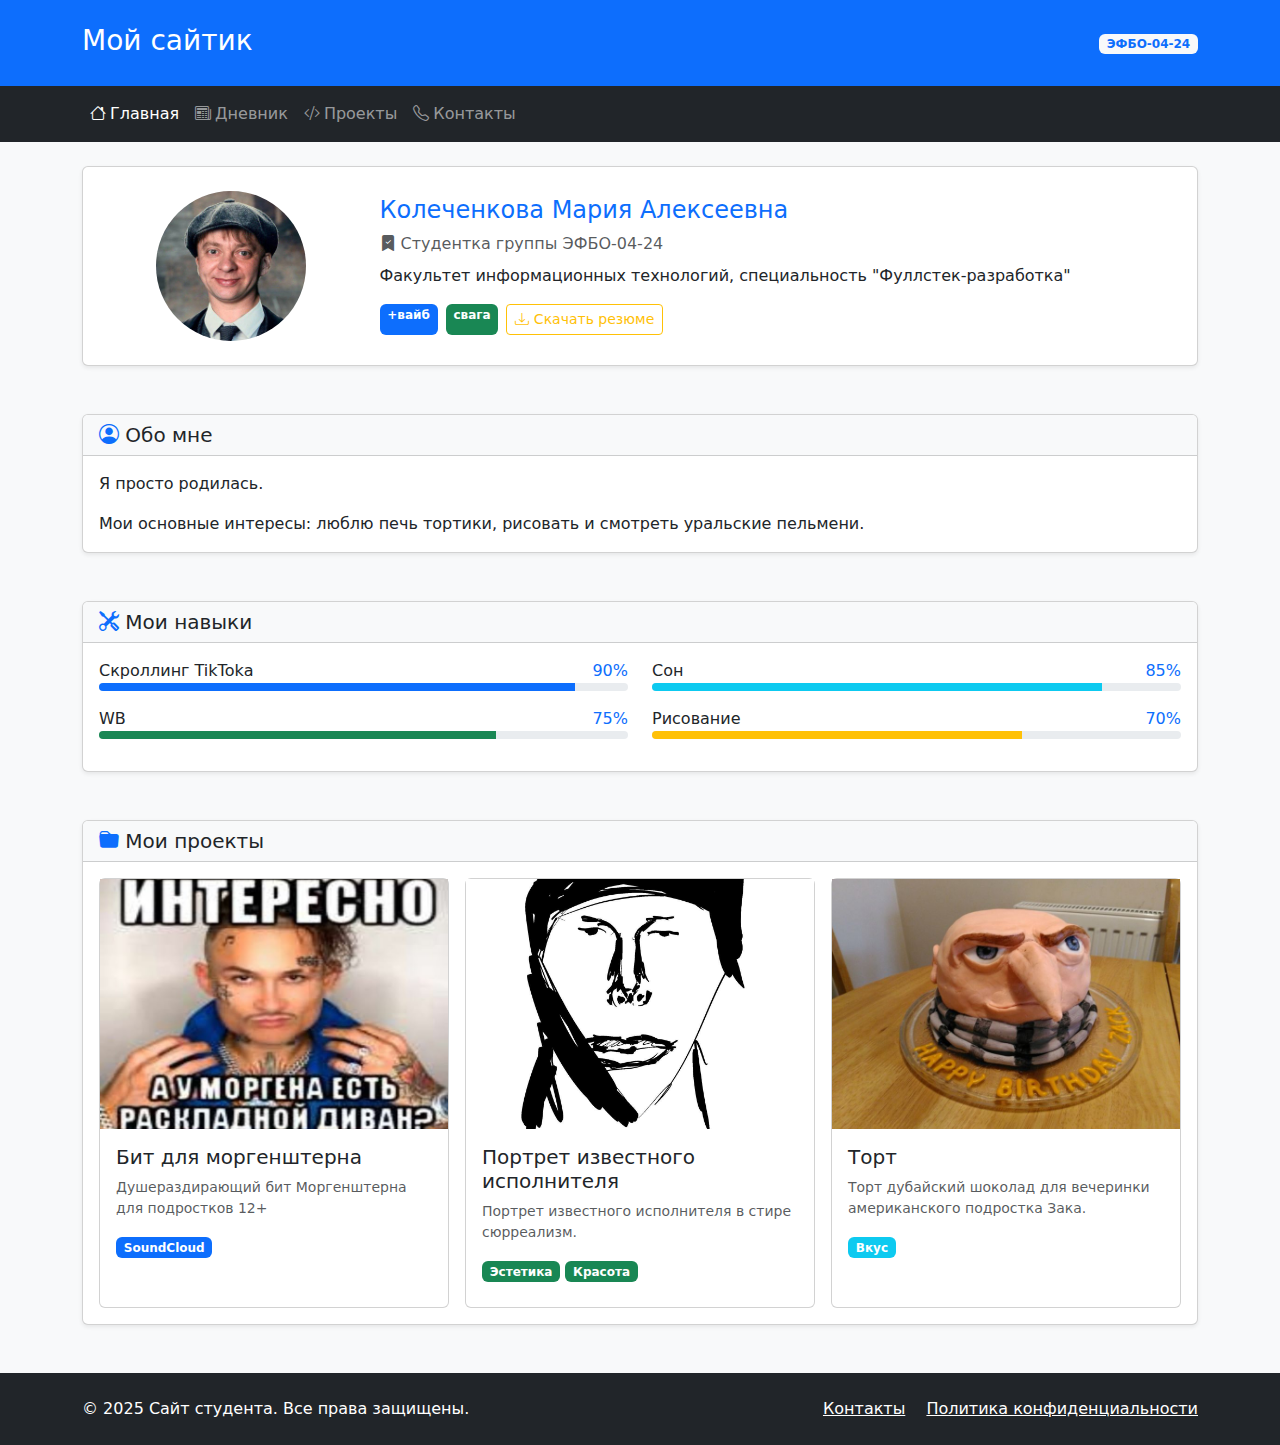
<file: index.html>
<!DOCTYPE html>
<html lang="ru">

<head>
    <meta charset="UTF-8">
    <meta name="viewport" content="width=device-width, initial-scale=1.0">
    <title>Главная - Портфолио</title>
    <link href="https://cdn.jsdelivr.net/npm/bootstrap@5.3.2/dist/css/bootstrap.min.css" rel="stylesheet">
    <link rel="stylesheet" href="https://cdn.jsdelivr.net/npm/bootstrap-icons@1.11.1/font/bootstrap-icons.css">
</head>

<body class="bg-light">
    <div class="container-fluid p-0">

        <header class="bg-primary text-white py-4">
            <div class="container">
                <div class="row align-items-center">
                    <div class="col">
                        <h1 class="h3 mb-1">Мой сайтик</h1>
                    </div>
                    <div class="col-auto">
                        <span class="badge bg-light text-primary">ЭФБО-04-24</span>
                    </div>
                </div>
            </div>
        </header>

        <nav class="navbar navbar-expand-lg navbar-dark bg-dark">
            <div class="container">
                <button class="navbar-toggler" type="button" data-bstoggle="collapse" data-bs-target="#navbarNav">
                    <span class="navbar-toggler-icon"></span>
                </button>
                <div class="collapse navbar-collapse" id="navbarNav">
                    <ul class="navbar-nav">
                        <li class="nav-item">
                            <a class="nav-link active" href="index.html">
                                <i class="bi bi-house me-1"></i>Главная
                            </a>
                        </li>
                        <li class="nav-item">
                            <a class="nav-link" href="pages/diary.html">
                                <i class="bi bi-newspaper me-1"></i>Дневник
                            </a>
                        </li>
                        <li class="nav-item">
                            <a class="nav-link" href="pages/projects.html">
                                <i class="bi bi-code-slash me-1"></i>Проекты
                            </a>
                        </li>
                        <li class="nav-item">
                            <a class="nav-link" href="pages/contacts.html">
                                <i class="bi bi-telephone me-1"></i>Контакты
                            </a>
                        </li>
                    </ul>

                </div>

            </div>
        </nav>
        <main class="container my-4">
            <section class="mb-5">
                <div class="card shadow-sm">
                    <div class="card-body p-4">
                        <div class="row align-items-center">
                            <div class="col-md-3 text-center mb-3 mb-md-0">
                                <img src="images/photo.jpg" alt="Фото студента" class="img-fluid rounded-circle" style="width: 150px; height: 150px; object-fit:
cover;">
                            </div>
                            <div class="col-md-9">
                                <h2 class="card-title h4 text-primary">Колеченкова Мария Алексеевна</h2>
                                <p class="card-text text-muted mb-2">
                                    <i class="bi bi-bookmark-check-fill textprimary"></i>
                                    Студентка группы ЭФБО-04-24
                                </p>
                                <p class="card-text">
                                    Факультет информационных технологий,
                                    специальность "Фуллстек-разработка"
                                </p>
                                <div class="d-flex gap-2 flex-wrap">
                                    <span class="badge bg-primary">+вайб</span>
                                    <span class="badge bg-success">свага</span>

                                    <button class="btn btn-outline-warning btn-sm" onclick="downloadResume()">
                                        <i class="bi bi-download"></i> Скачать резюме
                                    </button>
                                </div>

                            </div>


                        </div>
                    </div>
                </div>
            </section>
            <section class="mb-5">
                <div class="card shadow-sm">
                    <div class="card-header bg-light">
                        <h3 class="card-title h5 mb-0">
                            <i class="bi bi-person-circle text-primary"></i>
                            Обо мне
                        </h3>
                    </div>
                    <div class="card-body">
                        <p class="card-text">
                            Я просто родилась.
                        </p>
                        <p class="card-text">
                            Мои основные интересы: люблю печь тортики, рисовать и смотреть уральские пельмени.
                        </p>
                    </div>
                </div>
            </section>

            <section class="mb-5">
                <div class="card shadow-sm">
                    <div class="card-header bg-light">
                        <h3 class="card-title h5 mb-0">
                            <i class="bi bi-tools text-primary"></i>
                            Мои навыки
                        </h3>
                    </div>
                    <div class="card-body">
                        <div class="row">
                            <div class="col-md-6">
                                <div class="mb-3">
                                    <div class="d-flex justify-content-between mb1">
                                        <span>Скроллинг TikTokа</span>
                                        <span class="text-primary">90%</span>
                                    </div>
                                    <div class="progress" style="height: 8px;">
                                        <div class="progress-bar bg-primary" style="width: 90%"></div>
                                    </div>
                                </div>
                                <div class="mb-3">
                                    <div class="d-flex justify-content-between mb1">
                                        <span>WB</span>
                                        <span class="text-primary">75%</span>
                                    </div>
                                    <div class="progress" style="height: 8px;">
                                        <div class="progress-bar bg-success" style="width: 75%"></div>
                                    </div>
                                </div>
                            </div>
                            <div class="col-md-6">
                                <div class="mb-3">
                                    <div class="d-flex justify-content-between mb1">
                                        <span>Сон</span>
                                        <span class="text-primary">85%</span>
                                    </div>
                                    <div class="progress" style="height: 8px;">
                                        <div class="progress-bar bg-info" style="width: 85%"></div>
                                    </div>
                                </div>
                                <div class="mb-3">
                                    <div class="d-flex justify-content-between mb1">
                                        <span>Рисование</span><span class="text-primary">70%</span>
                                    </div>
                                    <div class="progress" style="height: 8px;">
                                        <div class="progress-bar bg-warning" style="width: 70%"></div>
                                    </div>
                                </div>
                            </div>
                        </div>
                    </div>
                </div>
            </section>

            <section class="mb-5">
                <div class="card shadow-sm">
                    <div class="card-header bg-light">
                        <h3 class="card-title h5 mb-0">
                            <i class="bi bi-folder-fill text-primary"></i>
                            Мои проекты
                        </h3>
                    </div>
                    <div class="card-body">
                        <div class="row g-3">
                            <div class="col-md-4">
                                <div class="card h-100">
                                    <img src="images/morgen.jpg" class="cardimg-top" alt="Личный сайт"
                                        style="height: 250px; object-fit: cover;">
                                    <div class="card-body">
                                        <h5 class="card-title">Бит для моргенштерна</h5>
                                        <p class="card-text small text-muted">
                                            Душераздирающий бит Моргенштерна для подростков 12+
                                        </p>
                                        <div class="mb-2">
                                            <span class="badge bg-primary">SoundCloud</span>
                                        </div>
                                    </div>
                                </div>
                            </div>
                            <div class="col-md-4">
                                <div class="card h-100">
                                    <img src="images/9mice.jpg" class="cardimg-top" alt="Todo приложение"
                                        style="height: 250px; object-fit: cover;">
                                    <div class="card-body">
                                        <h5 class="card-title">Портрет известного исполнителя</h5>
                                        <p class="card-text small text-muted">
                                            Портрет известного исполнителя в стире сюрреализм.
                                        </p>
                                        <div class="mb-2">
                                            <span class="badge bg-success">Эстетика</span>
                                            <span class="badge bg-success">Красота</span>
                                        </div>
                                    </div>
                                </div>
                            </div>
                            <div class="col-md-4">
                                <div class="card h-100">
                                    <img src="images/cake1.jpg" class="cardimg-top" alt="Интернет-магазин"
                                        style="height: 250px; object-fit: cover;">
                                    <div class="card-body">
                                        <h5 class="card-title">Торт</h5>
                                        <p class="card-text small text-muted">
                                            Торт дубайский шоколад для вечеринки американского подростка Зака.
                                        </p>
                                        <div class="mb-2">
                                            <span class="badge bg-info">Вкус</span>
                                        </div>
                                    </div>
                                </div>
                            </div>
                        </div>
                    </div>
                </div>
            </section>
        </main>

        <footer class="bg-dark text-white py-4 mt-5">
            <div class="container">
                <div class="row align-items-center">
                    <div class="col-md-6">
                        <p class="mb-0">&copy; 2025 Сайт студента. Все права
                            защищены.</p>
                    </div>
                    <div class="col-md-6 text-md-end">
                        <a href="pages/contacts.html" class="text-white textdecoration-none me-3">Контакты</a>
                        <a href="#" class="text-white text-decorationnone">Политика конфиденциальности</a>
                    </div>
                </div>
            </div>
        </footer>
    </div>

    <script src="https://cdn.jsdelivr.net/npm/bootstrap@5.3.2/dist/js/bootstrap.bundle.min.js"></script>
    <script src="scripts/main.js"></script>
</body>

</html>
</file>
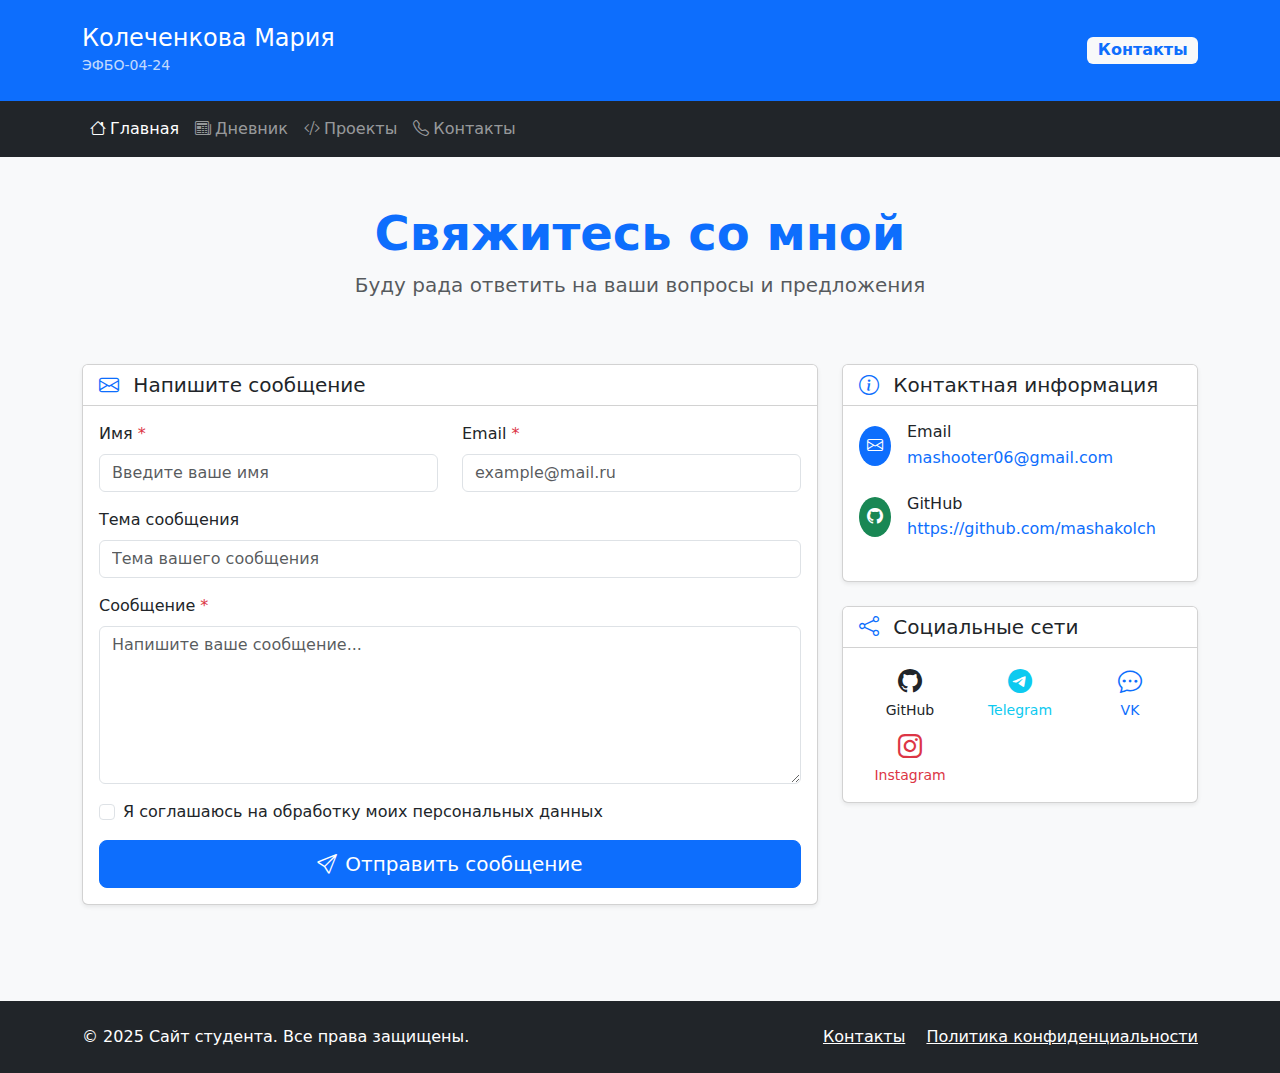
<file: pages/contacts.html>
<!-- <!DOCTYPE html>
<html lang="ru">

<head>
    <meta charset="UTF-8">
    <link rel="stylesheet" href="../style/styles.css">
    <title>Контакты</title>
</head>

<body>
    <div class="page-container">
        <header class="header">
            <div class="header__container">
                <div class="header__row">
                    <div class="header__col">
                        <h1 class="header__title">Мой сайтик</h1>
                    </div>
                    <div class="header__col-auto">
                        <span class="header__badge">ЭФБО-04-24</span>
                    </div>
                </div>
            </div>
        </header>
        <nav class="nav">
            <ul class="nav__list">
                <li class="nav__item"><a class="nav__link" href="../index.html">Главная</a></li>
                <li class="nav__item"><a class="nav__link" href="diary.html">Новости</a></li>
                <li class="nav__item"><a class="nav__link" href="projects.html">Практики</a></li>
                <li class="nav__item"><a class="nav__link" href="contacts.html">Контакты</a></li>
            </ul>
        </nav>

        <main class="content">
            <h1 class="content__title">Контакты</h1>

            <p class="content__email">Email: mashooter06@gmail.com</p>
            <p class="content__address">Адрес: ул. Прикольная д.52, кв.99</p>

            <button class="content__button" onclick="contactModal.showModal()">Связаться со мной</button>
        </main>

        <dialog class="modal" id="contactModal">
            <div class="modal__header">
                <h2 class="modal__title">Форма обратной связи</h2>
            </div>

            <div class="modal__content">
                <form class="form" id="feedbackForm" method="dialog">
                    <div class="form__group">
                        <label class="form__label" for="name">Имя <span class="form__required">*</span></label>
                        <input class="form__input" type="text" id="name" name="name" required
                            placeholder="Введите ваше имя">
                    </div>
                    <div class="form__group">
                        <label class="form__label" for="phone">Телефон <span class="form__required">*</span></label>
                        <input class="form__input" type="tel" id="phone" name="phone" required
                            placeholder="+7 (XXX) XXX-XX-XX">
                    </div>
                    <div class="form__group">
                        <label class="form__label" for="email">Электронная почта <span class="required">*</span></label>
                        <input class="form__input" type="email" id="email" name="email" required
                            placeholder="example@mail.ru">
                    </div>
                    <div class="form__group">
                        <label class="form__label" for="category">Категория обращения <span
                                class="required">*</span></label>
                        <select class="form__select" id="category" name="category" required>
                            <option value="category">Выберите категорию</option>
                            <option value="question">Вопрос</option>
                            <option value="cooperation">Сотрудничество</option>
                            <option value="feedback">Отзыв</option>
                            <option value="other">Другое</option>
                        </select>
                    </div>
                    <div class="form__group">
                        <label class="form__label" for="message">Текст обращения <span class="required">*</span></label>
                        <textarea class="form__textarea" id="message" name="message" required
                            placeholder="Опишите вашу проблему или вопрос..."></textarea>
                    </div>

                    <div class="modal__actions">
                        <button class="modal__button modal__button--secondary" type="button"
                            onclick="closeModal()">Отмена</button>
                        <button class="modal__button modal__button--primary" type="button"
                            onclick="submitForm()">Отправить</button>
                    </div>
                </form>
            </div>
        </dialog>

        <footer class="footer">
            <p class="footer__text">Футер</p>
        </footer>
    </div>

    <script>
        function closeModal() {
            const modal = document.getElementById('contactModal');
            const form = document.getElementById('feedbackForm');
            modal.close();
            form.reset();
        }

        function submitForm() {
            const form = document.getElementById('feedbackForm');
            const formData = new FormData(form);

            if (!form.checkValidity()) {
                form.reportValidity();
                return;
            }

            const data = {
                name: formData.get('name'),
                phone: formData.get('phone'),
                email: formData.get('email'),
                category: formData.get('category'),
                message: formData.get('message')
            };

            console.log('Данные формы:', data);

            alert('Спасибо! Ваше обращение отправлено. Я свяжусь с вами в ближайшее время.');

            closeModal();
        }

        document.getElementById('contactModal').addEventListener('click', function (event) {
            if (event.target === this) {
                closeModal();
            }
        });
        document.getElementById('feedbackForm').addEventListener('keypress', function (event) {
            if (event.key === 'Enter' && event.target.type !== 'textarea') {
                event.preventDefault();
            }
        });
        document.addEventListener('keydown', function (event) {
            if (event.key === 'Escape') {
                closeModal();
            }
        });
    </script>
</body>

</html> -->
<!-- 

<!DOCTYPE html>
<html lang="ru">

<head>
    <meta charset="UTF-8">
    <meta name="viewport" content="width=device-width, initial-scale=1.0">
    <title>Главная - Портфолио</title>
    <link href="https://cdn.jsdelivr.net/npm/bootstrap@5.3.2/dist/css/bootstrap.min.css" rel="stylesheet">
    <link rel="stylesheet" href="https://cdn.jsdelivr.net/npm/bootstrapicons@1.11.1/font/bootstrap-icons.css">
</head>

<body class="bg-light">
    <div class="container-fluid p-0">
       
        <header class="bg-primary text-white py-4">
            <div class="container">
                <div class="row align-items-center">
                    <div class="col">
                        <h1 class="h3 mb-1">Мой сайтик</h1>
                    </div>
                    <div class="col-auto">
                        <span class="badge bg-light text-primary">ЭФБО-04-24</span>
                    </div>
                </div>
            </div>
        </header>
     
        <nav class="navbar navbar-expand-lg navbar-dark bg-dark">
            <div class="container">
                <button class="navbar-toggler" type="button" data-bstoggle="collapse" data-bs-target="#navbarNav">
                    <span class="navbar-toggler-icon"></span>
                </button>
                <div class="collapse navbar-collapse" id="navbarNav">
                    <ul class="navbar-nav">
                        <li class="nav-item">
                            <a class="nav-link active" href="../index.html">
                                <i class="bi bi-house me-1"></i>Главная
                            </a>
                        </li>
                        <li class="nav-item">
                            <a class="nav-link" href="diary.html">
                                <i class="bi bi-newspaper me-1"></i>Дневник
                            </a>
                        </li>
                        <li class="nav-item">
                            <a class="nav-link" href="projects.html">
                                <i class="bi bi-code-slash me-1"></i>Проекты
                            </a>
                        </li>
                        <li class="nav-item">
                            <a class="nav-link" href="contacts.html">
                                <i class="bi bi-telephone me-1"></i>Контакты
                            </a>
                        </li>
                    </ul>

                </div>
                
            </div>
        </nav>
        
          
        </main>
        
        <footer class="bg-dark text-white py-4 mt-5">
            <div class="container">
                <div class="row align-items-center">
                    <div class="col-md-6">
                        <p class="mb-0">&copy; 2025 Сайт студента. Все права
                            защищены.</p>
                    </div>
                    <div class="col-md-6 text-md-end">
                        <a href="pages/contacts.html" class="text-white textdecoration-none me-3">Контакты</a>
                        <a href="#" class="text-white text-decorationnone">Политика конфиденциальности</a>
                    </div>
                </div>
            </div>
        </footer>
    </div>
    <script src="https://cdn.jsdelivr.net/npm/bootstrap@5.3.2/dist/js/bootstrap.bundle.min.js"></script>
</body>

</html> -->



<!DOCTYPE html>
<html lang="ru">

<head>
    <meta charset="UTF-8">
    <meta name="viewport" content="width=device-width, initial-scale=1.0">
    <title>Контакты - Портфолио</title>
    <link href="https://cdn.jsdelivr.net/npm/bootstrap@5.3.2/dist/css/bootstrap.min.css" rel="stylesheet">
    <link rel="stylesheet" href="https://cdn.jsdelivr.net/npm/bootstrap-icons@1.11.1/font/bootstrap-icons.css">
    <link rel="stylesheet" href="../styles/styles.css">
</head>

<body class="bg-light">
    <div class="container-fluid p-0">
        <!-- Header -->
        <header class="bg-primary text-white py-4">
            <div class="container">
                <div class="row align-items-center">
                    <div class="col-md-6">
                        <div class="d-flex align-items-center">                            
                            <div>
                                <h1 class="h4 mb-0">Колеченкова Мария</h1>
                                <small class="opacity-75">ЭФБО-04-24</small>
                            </div>
                        </div>
                    </div>
                    <div class="col-md-6 text-md-end">
                        <span class="badge bg-light text-primary fs-6">Контакты</span>
                    </div>
                </div>
            </div>
        </header>

        <!-- Navigation -->
        <nav class="navbar navbar-expand-lg navbar-dark bg-dark">
            <div class="container">
                <button class="navbar-toggler" type="button" data-bs-toggle="collapse" data-bs-target="#navbarNav">
                    <span class="navbar-toggler-icon"></span>
                </button>
                <div class="collapse navbar-collapse" id="navbarNav">
                    <ul class="navbar-nav">
                        <li class="nav-item">
                            <a class="nav-link active" href="../index.html">
                                <i class="bi bi-house me-1"></i>Главная
                            </a>
                        </li>
                        <li class="nav-item">
                            <a class="nav-link" href="diary.html">
                                <i class="bi bi-newspaper me-1"></i>Дневник
                            </a>
                        </li>
                        <li class="nav-item">
                            <a class="nav-link" href="projects.html">
                                <i class="bi bi-code-slash me-1"></i>Проекты
                            </a>
                        </li>
                        <li class="nav-item">
                            <a class="nav-link" href="contacts.html">
                                <i class="bi bi-telephone me-1"></i>Контакты
                            </a>
                        </li>
                    </ul>
                </div>
            </div>
        </nav>

        <!-- Main Content -->
        <main class="container my-5">
            <!-- Page Header -->
            <div class="row mb-5">
                <div class="col-12 text-center">
                    <h1 class="display-5 fw-bold text-primary">Свяжитесь со мной</h1>
                    <p class="lead text-muted">Буду рада ответить на ваши вопросы и предложения</p>
                </div>
            </div>

            <div class="row">
                <!-- Contact Form -->
                <div class="col-lg-8 mb-5">
                    <div class="card shadow-sm">
                        <div class="card-header bg-white">
                            <h3 class="card-title h5 mb-0">
                                <i class="bi bi-envelope text-primary me-2"></i>
                                Напишите сообщение
                            </h3>
                        </div>
                        <div class="card-body">
                            <form id="contactForm" novalidate>
                                <div class="row">
                                    <div class="col-md-6 mb-3">
                                        <label for="name" class="form-label">Имя <span class="text-danger">*</span></label>
                                        <input type="text" class="form-control" id="name" required placeholder="Введите ваше имя">
                                        <div class="invalid-feedback">
                                            Пожалуйста, введите ваше имя.
                                        </div>
                                    </div>
                                    <div class="col-md-6 mb-3">
                                        <label for="email" class="form-label">Email <span class="text-danger">*</span></label>
                                        <input type="email" class="form-control" id="email" required placeholder="example@mail.ru">
                                        <div class="invalid-feedback">
                                            Пожалуйста, введите корректный email адрес.
                                        </div>
                                    </div>
                                </div>
                                
                                <div class="mb-3">
                                    <label for="subject" class="form-label">Тема сообщения</label>
                                    <input type="text" class="form-control" id="subject" placeholder="Тема вашего сообщения">
                                </div>
                                
                                <div class="mb-3">
                                    <label for="message" class="form-label">Сообщение <span class="text-danger">*</span></label>
                                    <textarea class="form-control" id="message" rows="6" required placeholder="Напишите ваше сообщение..."></textarea>
                                    <div class="invalid-feedback">
                                        Пожалуйста, напишите ваше сообщение.
                                    </div>
                                </div>
                                
                                <div class="mb-3 form-check">
                                    <input type="checkbox" class="form-check-input" id="consent" required>
                                    <label class="form-check-label" for="consent">
                                        Я соглашаюсь на обработку моих персональных данных
                                    </label>
                                    <div class="invalid-feedback">
                                        Необходимо ваше согласие для отправки сообщения.
                                    </div>
                                </div>
                                
                                <button type="submit" class="btn btn-primary btn-lg w-100">
                                    <i class="bi bi-send me-2"></i>Отправить сообщение
                                </button>
                            </form>
                        </div>
                    </div>
                </div>

                <!-- Contact Information -->
                <div class="col-lg-4">
                    <!-- Contact Details -->
                    <div class="card shadow-sm mb-4">
                        <div class="card-header bg-white">
                            <h3 class="card-title h5 mb-0">
                                <i class="bi bi-info-circle text-primary me-2"></i>
                                Контактная информация
                            </h3>
                        </div>
                        <div class="card-body">
                            <div class="contact-card mb-4">
                                <div class="d-flex align-items-center mb-3">
                                    <div class="bg-primary rounded-circle p-2 me-3">
                                        <i class="bi bi-envelope text-white"></i>
                                    </div>
                                    <div>
                                        <h6 class="mb-1">Email</h6>
                                        <a href="mailto:mashooter06@gmail.com" class="text-decoration-none">mashooter06@gmail.com</a>
                                    </div>
                                </div>
                            </div>
                            
                            <div class="contact-card mb-4">
                                <div class="d-flex align-items-center mb-3">
                                    <div class="bg-success rounded-circle p-2 me-3">
                                        <i class="bi bi-github text-white"></i>
                                    </div>
                                    <div>
                                        <h6 class="mb-1">GitHub</h6>
                                        <a href="https://github.com/mashakolch" class="text-decoration-none" target="_blank">https://github.com/mashakolch</a>
                                    </div>
                                </div>
                            </div>
                        </div>
                    </div>

                    <!-- Social Links -->
                    <div class="card shadow-sm mb-4">
                        <div class="card-header bg-white">
                            <h3 class="card-title h5 mb-0">
                                <i class="bi bi-share text-primary me-2"></i>
                                Социальные сети
                            </h3>
                        </div>
                        <div class="card-body">
                            <div class="row g-2 text-center">
                                <div class="col-4">
                                    <a href="https://github.com/username" class="social-link text-dark text-decoration-none" target="_blank">
                                        <i class="bi bi-github fs-4"></i>
                                        <small class="d-block">GitHub</small>
                                    </a>
                                </div>
                                
                                <div class="col-4">
                                    <a href="https://t.me/username" class="social-link text-info text-decoration-none" target="_blank">
                                        <i class="bi bi-telegram fs-4"></i>
                                        <small class="d-block">Telegram</small>
                                    </a>
                                </div>
                                <div class="col-4">
                                    <a href="https://vk.com/username" class="social-link text-primary text-decoration-none" target="_blank">
                                        <i class="bi bi-chat-dots fs-4"></i>
                                        <small class="d-block">VK</small>
                                    </a>
                                </div>
                                <div class="col-4">
                                    <a href="https://instagram.com/username" class="social-link text-danger text-decoration-none" target="_blank">
                                        <i class="bi bi-instagram fs-4"></i>
                                        <small class="d-block">Instagram</small>
                                    </a>
                                </div>
                                
                            </div>
                        </div>
                    </div>
                </div>
            </div>
        </main>

        <footer class="bg-dark text-white py-4 mt-5">
            <div class="container">
                <div class="row align-items-center">
                    <div class="col-md-6">
                        <p class="mb-0">&copy; 2025 Сайт студента. Все права
                            защищены.</p>
                    </div>
                    <div class="col-md-6 text-md-end">
                        <a href="contacts.html" class="text-white textdecoration-none me-3">Контакты</a>
                        <a href="#" class="text-white text-decorationnone">Политика конфиденциальности</a>
                    </div>
                </div>
            </div>
        </footer>
    </div>

    <script src="https://cdn.jsdelivr.net/npm/bootstrap@5.3.2/dist/js/bootstrap.bundle.min.js"></script>
    
    <script src="../scripts/form-validation.js"></script>
</body>
</html>
</file>
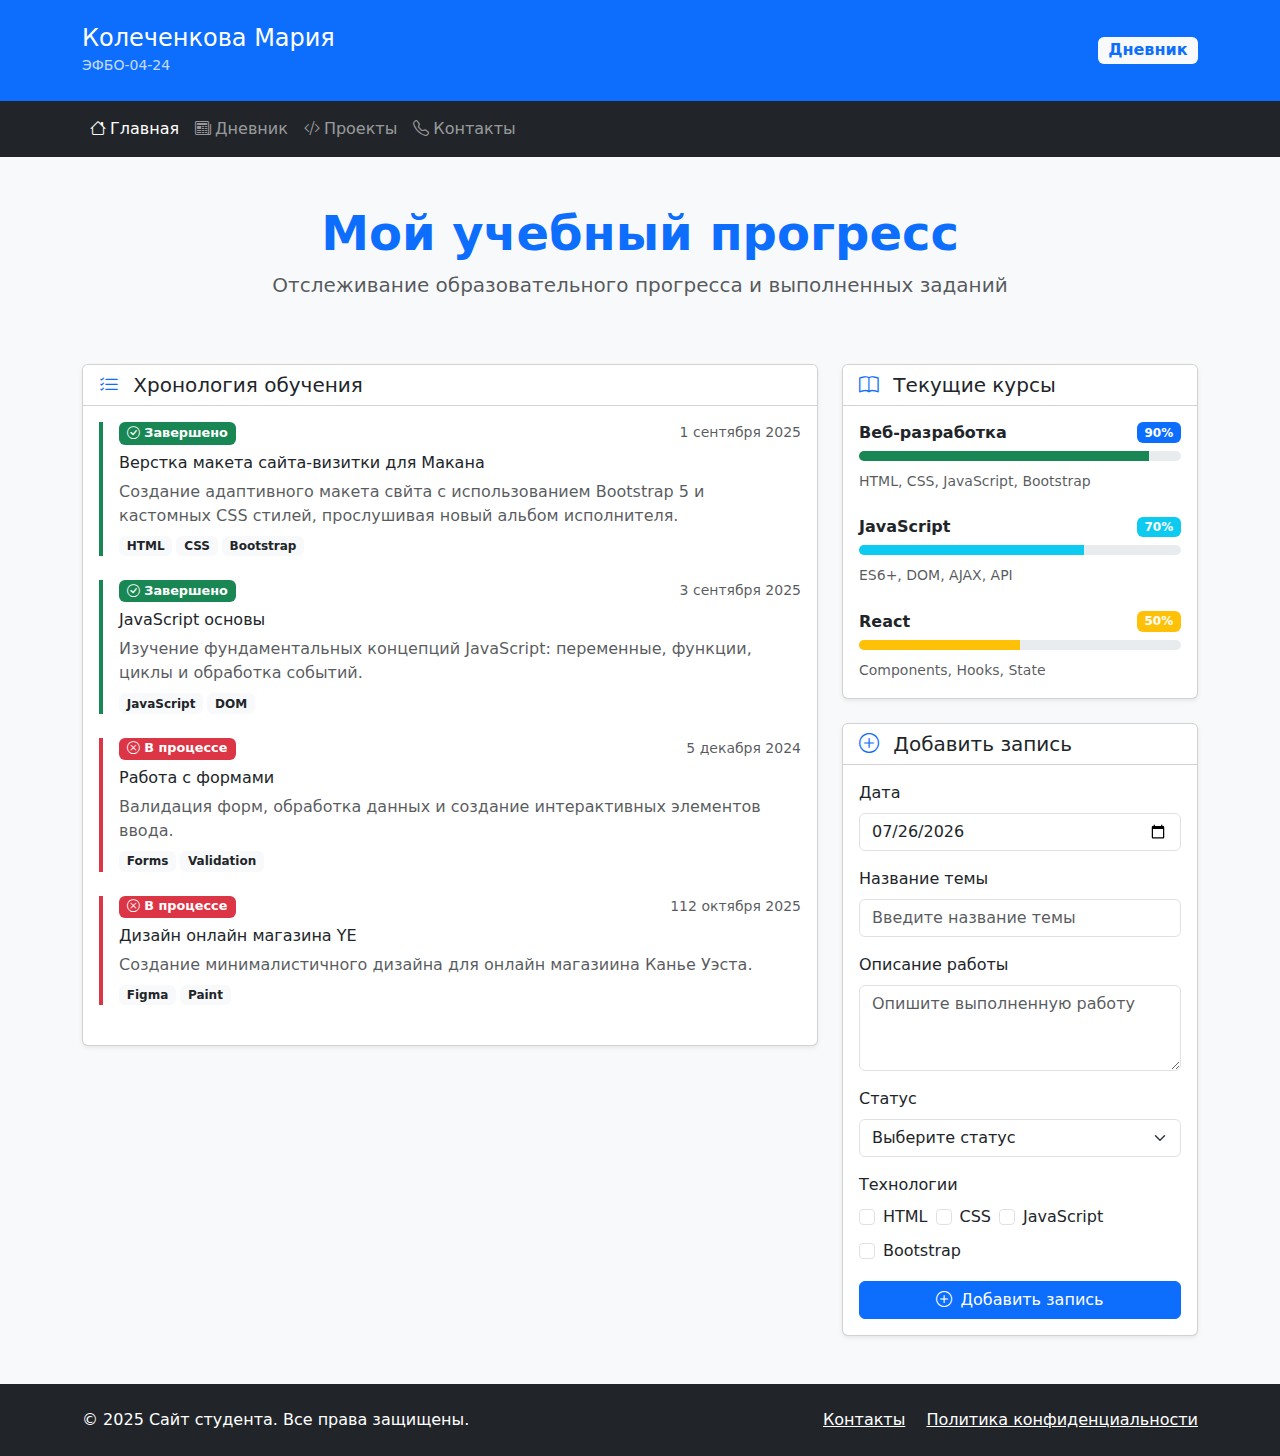
<file: pages/diary.html>
<!DOCTYPE html>
<html lang="ru">

<head>
    <meta charset="UTF-8">
    <meta name="viewport" content="width=device-width, initial-scale=1.0">
    <title>Учебный дневник - Портфолио</title>
    <link href="https://cdn.jsdelivr.net/npm/bootstrap@5.3.2/dist/css/bootstrap.min.css" rel="stylesheet">
    <link rel="stylesheet" href="https://cdn.jsdelivr.net/npm/bootstrap-icons@1.11.1/font/bootstrap-icons.css">
    <link rel="stylesheet" href="../styles/styles.css">
</head>

<body class="bg-light">
    <div class="container-fluid p-0">
        
        <header class="bg-primary text-white py-4">
            <div class="container">
                <div class="row align-items-center">
                    <div class="col-md-6">
                        <div class="d-flex align-items-center">
                            <div>
                                <h1 class="h4 mb-0">Колеченкова Мария</h1>
                                <small class="opacity-75">ЭФБО-04-24</small>
                            </div>
                        </div>
                    </div>
                    <div class="col-md-6 text-md-end">
                        <span class="badge bg-light text-primary fs-6">Дневник</span>
                    </div>
                </div>
            </div>
        </header>

        
        <nav class="navbar navbar-expand-lg navbar-dark bg-dark">
            <div class="container">
                <button class="navbar-toggler" type="button" data-bs-toggle="collapse" data-bs-target="#navbarNav">
                    <span class="navbar-toggler-icon"></span>
                </button>
                <div class="collapse navbar-collapse" id="navbarNav">
                    <ul class="navbar-nav">
                        <li class="nav-item">
                            <a class="nav-link active" href="../index.html">
                                <i class="bi bi-house me-1"></i>Главная
                            </a>
                        </li>
                        <li class="nav-item">
                            <a class="nav-link" href="diary.html">
                                <i class="bi bi-newspaper me-1"></i>Дневник
                            </a>
                        </li>
                        <li class="nav-item">
                            <a class="nav-link" href="projects.html">
                                <i class="bi bi-code-slash me-1"></i>Проекты
                            </a>
                        </li>
                        <li class="nav-item">
                            <a class="nav-link" href="contacts.html">
                                <i class="bi bi-telephone me-1"></i>Контакты
                            </a>
                        </li>
                    </ul>
                </div>
            </div>
        </nav>

        
        <main class="container my-5">
            
            <div class="row mb-5">
                <div class="col-12 text-center">
                    <h1 class="display-5 fw-bold text-primary">Мой учебный прогресс</h1>
                    <p class="lead text-muted">Отслеживание образовательного прогресса и выполненных заданий</p>
                </div>
            </div>

            <div class="row">
                
                <div class="col-lg-8 mb-5">
                    <div class="card shadow-sm">
                        <div class="card-header bg-white">
                            <h3 class="card-title h5 mb-0">
                                <i class="bi bi-list-check text-primary me-2"></i>
                                Хронология обучения
                            </h3>
                        </div>
                        <div class="card-body">
                            <!-- Diary Entry 1 -->
                            <div class="diary-item completed">
                                <div class="d-flex justify-content-between align-items-start mb-2">
                                    <span class="badge bg-success status-badge">
                                        <i class="bi bi-check-circle me-1"></i>Завершено
                                    </span>
                                    <small class="text-muted">1 сентября 2025</small>
                                </div>
                                <h5 class="h6 mb-2">Верстка макета сайта-визитки для Макана</h5>
                                <p class="text-muted mb-2">Создание адаптивного макета свйта с использованием Bootstrap 5 и кастомных CSS стилей, прослушивая новый альбом исполнителя.</p>
                                <div class="d-flex flex-wrap gap-1">
                                    <span class="badge bg-light text-dark">HTML</span>
                                    <span class="badge bg-light text-dark">CSS</span>
                                    <span class="badge bg-light text-dark">Bootstrap</span>
                                </div>
                            </div>

                            <!-- Diary Entry 2 -->
                            <div class="diary-item completed">
                                <div class="d-flex justify-content-between align-items-start mb-2">
                                    <span class="badge bg-success status-badge">
                                        <i class="bi bi-check-circle me-1"></i>Завершено
                                    </span>
                                    <small class="text-muted">3 сентября 2025</small>
                                </div>
                                <h5 class="h6 mb-2">JavaScript основы</h5>
                                <p class="text-muted mb-2">Изучение фундаментальных концепций JavaScript: переменные, функции, циклы и обработка событий.</p>
                                <div class="d-flex flex-wrap gap-1">
                                    <span class="badge bg-light text-dark">JavaScript</span>
                                    <span class="badge bg-light text-dark">DOM</span>
                                </div>
                            </div>

                            <!-- Diary Entry 3 -->
                            <div class="diary-item pending">
                                <div class="d-flex justify-content-between align-items-start mb-2">
                                    <span class="badge bg-danger status-badge">
                                        <i class="bi bi-x-circle me-1"></i>В процессе
                                    </span>
                                    <small class="text-muted">5 декабря 2024</small>
                                </div>
                                <h5 class="h6 mb-2">Работа с формами</h5>
                                <p class="text-muted mb-2">Валидация форм, обработка данных и создание интерактивных элементов ввода.</p>
                                <div class="d-flex flex-wrap gap-1">
                                    <span class="badge bg-light text-dark">Forms</span>
                                    <span class="badge bg-light text-dark">Validation</span>
                                </div>
                            </div>

                            <!-- Diary Entry 4 -->
                            <div class="diary-item pending">
                                <div class="d-flex justify-content-between align-items-start mb-2">
                                    <span class="badge bg-danger status-badge">
                                        <i class="bi bi-x-circle me-1"></i>В процессе
                                    </span>
                                    <small class="text-muted">112 октября 2025</small>
                                </div>
                                <h5 class="h6 mb-2">Дизайн онлайн магазина YE</h5>
                                <p class="text-muted mb-2">Создание минималистичного дизайна для онлайн магазиина Канье Уэста.</p>
                                <div class="d-flex flex-wrap gap-1">
                                    <span class="badge bg-light text-dark">Figma</span>
                                    <span class="badge bg-light text-dark">Paint</span>
                                </div>
                            </div>
                        </div>
                    </div>
                </div>

                <!-- Courses Section -->
                <div class="col-lg-4">
                    <!-- Current Courses -->
                    <div class="card shadow-sm mb-4">
                        <div class="card-header bg-white">
                            <h3 class="card-title h5 mb-0">
                                <i class="bi bi-book text-primary me-2"></i>
                                Текущие курсы
                            </h3>
                        </div>
                        <div class="card-body">
                            <!-- Course 1 -->
                            <div class="course-card mb-4">
                                <div class="d-flex justify-content-between align-items-center mb-2">
                                    <h6 class="mb-0 fw-bold">Веб-разработка</h6>
                                    <span class="badge bg-primary">90%</span>
                                </div>
                                <div class="progress mb-2">
                                    <div class="progress-bar bg-success" role="progressbar" style="width: 90%"></div>
                                </div>
                                <small class="text-muted">HTML, CSS, JavaScript, Bootstrap</small>
                            </div>

                            <!-- Course 2 -->
                            <div class="course-card mb-4">
                                <div class="d-flex justify-content-between align-items-center mb-2">
                                    <h6 class="mb-0 fw-bold">JavaScript</h6>
                                    <span class="badge bg-info">70%</span>
                                </div>
                                <div class="progress mb-2">
                                    <div class="progress-bar bg-info" role="progressbar" style="width: 70%"></div>
                                </div>
                                <small class="text-muted">ES6+, DOM, AJAX, API</small>
                            </div>

                            <!-- Course 3 -->
                            <div class="course-card">
                                <div class="d-flex justify-content-between align-items-center mb-2">
                                    <h6 class="mb-0 fw-bold">React</h6>
                                    <span class="badge bg-warning">50%</span>
                                </div>
                                <div class="progress mb-2">
                                    <div class="progress-bar bg-warning" role="progressbar" style="width: 50%"></div>
                                </div>
                                <small class="text-muted">Components, Hooks, State</small>
                            </div>
                        </div>
                    </div>

                    <!-- Add Entry Form -->
                    <div class="card shadow-sm">
                        <div class="card-header bg-white">
                            <h3 class="card-title h5 mb-0">
                                <i class="bi bi-plus-circle text-primary me-2"></i>
                                Добавить запись
                            </h3>
                        </div>
                        <div class="card-body">
                            <form id="diaryForm">
                                <div class="mb-3">
                                    <label for="entryDate" class="form-label">Дата</label>
                                    <input type="date" class="form-control" id="entryDate" required>
                                </div>
                                <div class="mb-3">
                                    <label for="entryTitle" class="form-label">Название темы</label>
                                    <input type="text" class="form-control" id="entryTitle" placeholder="Введите название темы" required>
                                </div>
                                <div class="mb-3">
                                    <label for="entryDescription" class="form-label">Описание работы</label>
                                    <textarea class="form-control" id="entryDescription" rows="3" placeholder="Опишите выполненную работу"></textarea>
                                </div>
                                <div class="mb-3">
                                    <label for="entryStatus" class="form-label">Статус</label>
                                    <select class="form-select" id="entryStatus" required>
                                        <option value="">Выберите статус</option>
                                        <option value="completed">Завершено</option>
                                        <option value="pending">В процессе</option>
                                    </select>
                                </div>
                                <div class="mb-3">
                                    <label class="form-label">Технологии</label>
                                    <div class="d-flex flex-wrap gap-2">
                                        <div class="form-check">
                                            <input class="form-check-input" type="checkbox" value="HTML" id="techHTML">
                                            <label class="form-check-label" for="techHTML">HTML</label>
                                        </div>
                                        <div class="form-check">
                                            <input class="form-check-input" type="checkbox" value="CSS" id="techCSS">
                                            <label class="form-check-label" for="techCSS">CSS</label>
                                        </div>
                                        <div class="form-check">
                                            <input class="form-check-input" type="checkbox" value="JavaScript" id="techJS">
                                            <label class="form-check-label" for="techJS">JavaScript</label>
                                        </div>
                                        <div class="form-check">
                                            <input class="form-check-input" type="checkbox" value="Bootstrap" id="techBootstrap">
                                            <label class="form-check-label" for="techBootstrap">Bootstrap</label>
                                        </div>
                                    </div>
                                </div>
                                <button type="submit" class="btn btn-primary w-100">
                                    <i class="bi bi-plus-circle me-2"></i>Добавить запись
                                </button>
                            </form>
                        </div>
                    </div>
                </div>
            </div>
        </main>

        <footer class="bg-dark text-white py-4 mt-5">
            <div class="container">
                <div class="row align-items-center">
                    <div class="col-md-6">
                        <p class="mb-0">&copy; 2025 Сайт студента. Все права
                            защищены.</p>
                    </div>
                    <div class="col-md-6 text-md-end">
                        <a href="contacts.html" class="text-white textdecoration-none me-3">Контакты</a>
                        <a href="#" class="text-white text-decorationnone">Политика конфиденциальности</a>
                    </div>
                </div>
            </div>
        </footer>
    </div>

    <script src="https://cdn.jsdelivr.net/npm/bootstrap@5.3.2/dist/js/bootstrap.bundle.min.js"></script>
    <script src="../scripts/modal.js"></script>
</body>
</html>
</file>
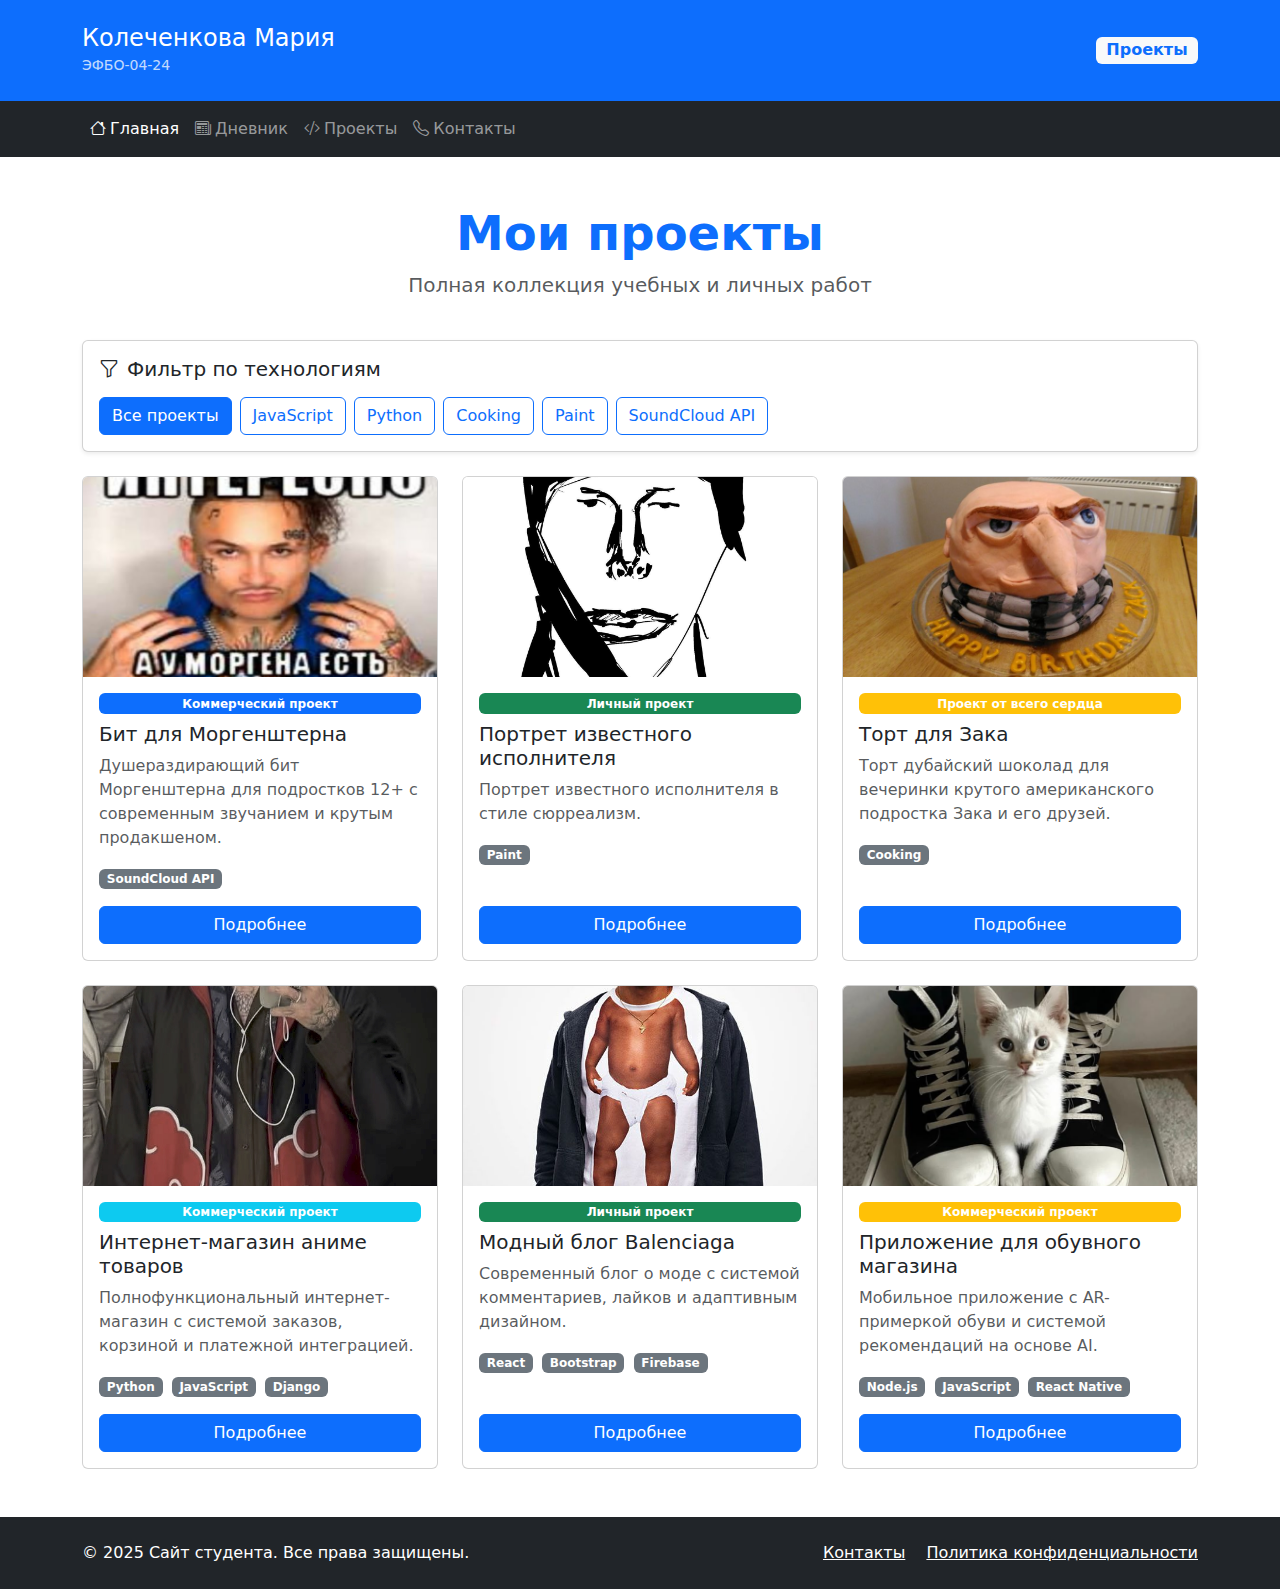
<file: pages/projects.html>
<!DOCTYPE html>
<html lang="ru">

<head>
    <meta charset="UTF-8">
    <meta name="viewport" content="width=device-width, initial-scale=1.0">
    <title>Проекты - Портфолио</title>
    <link href="https://cdn.jsdelivr.net/npm/bootstrap@5.3.2/dist/css/bootstrap.min.css" rel="stylesheet">
    <link rel="stylesheet" href="https://cdn.jsdelivr.net/npm/bootstrap-icons@1.11.1/font/bootstrap-icons.css">
    <link rel="stylesheet" href="../styles/styles.css">
</head>

<body>
    <div class="container-fluid p-0">

        <header class="bg-primary text-white py-4">
            <div class="container">
                <div class="row align-items-center">
                    <div class="col-md-6">
                        <div class="d-flex align-items-center">
                            <div>
                                <h1 class="h4 mb-0">Колеченкова Мария</h1>
                                <small class="opacity-75">ЭФБО-04-24</small>
                            </div>
                        </div>
                    </div>
                    <div class="col-md-6 text-md-end">
                        <span class="badge bg-light text-primary fs-6">Проекты</span>
                    </div>
                </div>
            </div>
        </header>

        <nav class="navbar navbar-expand-lg navbar-dark bg-dark">
            <div class="container">
                <button class="navbar-toggler" type="button" data-bs-toggle="collapse" data-bs-target="#navbarNav">
                    <span class="navbar-toggler-icon"></span>
                </button>
                <div class="collapse navbar-collapse" id="navbarNav">
                    <ul class="navbar-nav">
                        <li class="nav-item">
                            <a class="nav-link active" href="../index.html">
                                <i class="bi bi-house me-1"></i>Главная
                            </a>
                        </li>
                        <li class="nav-item">
                            <a class="nav-link" href="diary.html">
                                <i class="bi bi-newspaper me-1"></i>Дневник
                            </a>
                        </li>
                        <li class="nav-item">
                            <a class="nav-link" href="projects.html">
                                <i class="bi bi-code-slash me-1"></i>Проекты
                            </a>
                        </li>
                        <li class="nav-item">
                            <a class="nav-link" href="contacts.html">
                                <i class="bi bi-telephone me-1"></i>Контакты
                            </a>
                        </li>
                    </ul>
                </div>
            </div>
        </nav>


        <main class="container my-5">

            <div class="row mb-4">
                <div class="col-12">
                    <h1 class="display-5 fw-bold text-primary text-center">Мои проекты</h1>
                    <p class="lead text-center text-muted">Полная коллекция учебных и личных работ</p>
                </div>
            </div>


            <div class="row mb-4">
                <div class="col-12">
                    <div class="card shadow-sm">
                        <div class="card-body">
                            <h5 class="card-title mb-3">
                                <i class="bi bi-funnel me-2"></i>Фильтр по технологиям
                            </h5>
                            <div class="d-flex flex-wrap gap-2" id="filter-buttons">
                                <button class="btn btn-outline-primary filter-btn active" data-filter="all">
                                    Все проекты
                                </button>
                                
                                </button>
                                <button class="btn btn-outline-primary filter-btn" data-filter="javascript">
                                    JavaScript
                                </button>
                                <button class="btn btn-outline-primary filter-btn" data-filter="python">
                                    Python
                                </button>
                                <button class="btn btn-outline-primary filter-btn" data-filter="cooking">
                                    Cooking
                                </button>
                                <button class="btn btn-outline-primary filter-btn" data-filter="paint">
                                    Paint
                                </button>
                                <button class="btn btn-outline-primary filter-btn" data-filter="SoundCloud">
                                    SoundCloud API
                                </button>
                            </div>
                        </div>
                    </div>
                </div>
            </div>

            <!-- Projects Grid -->
            <div class="row g-4" id="projects-grid">
                <!-- Project 1 -->
                <div class="col-lg-4 col-md-6 project-item visible" data-tech="SoundCloud">
                    <div class="card project-card h-100">
                        <img src="../images/morgen.jpg" class="card-img-top project-image" alt="Бит для Моргенштерна">
                        <div class="card-body d-flex flex-column">
                            <span class="badge bg-primary mb-2">Коммерческий проект</span>
                            <h5 class="card-title">Бит для Моргенштерна</h5>
                            <p class="card-text text-muted">Душераздирающий бит Моргенштерна для подростков 12+ с
                                современным звучанием и крутым продакшеном.</p>
                            <div class="mb-3">

                                <span class="badge bg-secondary tech-badge">SoundCloud API</span>
                            </div>
                            <button class="btn btn-primary mt-auto" data-bs-toggle="modal"
                                data-bs-target="#projectModal1">
                                Подробнее
                            </button>
                        </div>
                    </div>
                </div>

                <!-- Project 2 -->
                <div class="col-lg-4 col-md-6 project-item visible" data-tech="paint">
                    <div class="card project-card h-100">
                        <img src="../images/9mice.jpg" class="card-img-top project-image" alt="Портрет исполнителя">
                        <div class="card-body d-flex flex-column">
                            <span class="badge bg-success mb-2">Личный проект</span>
                            <h5 class="card-title">Портрет известного исполнителя</h5>
                            <p class="card-text text-muted">Портрет известного исполнителя в стиле сюрреализм.</p>
                            <div class="mb-3">
                                <span class="badge bg-secondary tech-badge me-1">Paint</span>
                            </div>
                            <button class="btn btn-primary mt-auto" data-bs-toggle="modal"
                                data-bs-target="#projectModal2">
                                Подробнее
                            </button>
                        </div>
                    </div>
                </div>

                <!-- Project 3 -->
                <div class="col-lg-4 col-md-6 project-item visible" data-tech="cooking">
                    <div class="card project-card h-100">
                        <img src="../images/cake1.jpg" class="card-img-top project-image" alt="Торт P.Diddy">
                        <div class="card-body d-flex flex-column">
                            <span class="badge bg-warning mb-2">Проект от всего сердца</span>
                            <h5 class="card-title">Торт для Зака</h5>
                            <p class="card-text text-muted">Торт дубайский шоколад для вечеринки крутого американского
                                подростка Зака и его друзей.</p>
                            <div class="mb-3">
                                <span class="badge bg-secondary tech-badge me-1">Cooking</span>
                            </div>
                            <button class="btn btn-primary mt-auto" data-bs-toggle="modal"
                                data-bs-target="#projectModal3">
                                Подробнее
                            </button>
                        </div>
                    </div>
                </div>

                <!-- Project 4 -->
                <div class="col-lg-4 col-md-6 project-item visible" data-tech="python javascript">
                    <div class="card project-card h-100">
                        <img src="../images/naruto.jpg" class="card-img-top project-image" alt="Интернет-магазин">
                        <div class="card-body d-flex flex-column">
                            <span class="badge bg-info mb-2">Коммерческий проект</span>
                            <h5 class="card-title">Интернет-магазин аниме товаров</h5>
                            <p class="card-text text-muted">Полнофункциональный интернет-магазин с системой заказов,
                                корзиной и платежной интеграцией.</p>
                            <div class="mb-3">
                                <span class="badge bg-secondary tech-badge me-1">Python</span>
                                <span class="badge bg-secondary tech-badge me-1">JavaScript</span>
                                <span class="badge bg-secondary tech-badge">Django</span>
                            </div>
                            <button class="btn btn-primary mt-auto" data-bs-toggle="modal"
                                data-bs-target="#projectModal4">
                                Подробнее
                            </button>
                        </div>
                    </div>
                </div>

                <!-- Project 5 -->
                <div class="col-lg-4 col-md-6 project-item visible" data-tech="react bootstrap">
                    <div class="card project-card h-100">
                        <img src="../images/img1.jpg" class="card-img-top project-image" alt="Модный блог">
                        <div class="card-body d-flex flex-column">
                            <span class="badge bg-success mb-2">Личный проект</span>
                            <h5 class="card-title">Модный блог Balenciaga</h5>
                            <p class="card-text text-muted">Современный блог о моде с системой комментариев, лайков и
                                адаптивным дизайном.</p>
                            <div class="mb-3">
                                <span class="badge bg-secondary tech-badge me-1">React</span>
                                <span class="badge bg-secondary tech-badge me-1">Bootstrap</span>
                                <span class="badge bg-secondary tech-badge">Firebase</span>
                            </div>
                            <button class="btn btn-primary mt-auto" data-bs-toggle="modal"
                                data-bs-target="#projectModal5">
                                Подробнее
                            </button>
                        </div>
                    </div>
                </div>

                <!-- Project 6 -->
                <div class="col-lg-4 col-md-6 project-item visible" data-tech="nodejs javascript">
                    <div class="card project-card h-100">
                        <img src="../images/shoes.jpg" class="card-img-top project-image" alt="Мобильное приложение">
                        <div class="card-body d-flex flex-column">
                            <span class="badge bg-warning mb-2">Коммерческий проект</span>
                            <h5 class="card-title">Приложение для обувного магазина</h5>
                            <p class="card-text text-muted">Мобильное приложение с AR-примеркой обуви и системой
                                рекомендаций на основе AI.</p>
                            <div class="mb-3">
                                <span class="badge bg-secondary tech-badge me-1">Node.js</span>
                                <span class="badge bg-secondary tech-badge me-1">JavaScript</span>
                                <span class="badge bg-secondary tech-badge">React Native</span>
                            </div>
                            <button class="btn btn-primary mt-auto" data-bs-toggle="modal"
                                data-bs-target="#projectModal6">
                                Подробнее
                            </button>
                        </div>
                    </div>
                </div>
            </div>
        </main>

        <footer class="bg-dark text-white py-4 mt-5">
            <div class="container">
                <div class="row align-items-center">
                    <div class="col-md-6">
                        <p class="mb-0">&copy; 2025 Сайт студента. Все права
                            защищены.</p>
                    </div>
                    <div class="col-md-6 text-md-end">
                        <a href="contacts.html" class="text-white textdecoration-none me-3">Контакты</a>
                        <a href="#" class="text-white text-decorationnone">Политика конфиденциальности</a>
                    </div>
                </div>
            </div>
        </footer>
    </div>

    <!-- Project Modals -->
    <!-- Modal 1 -->
    <div class="modal fade" id="projectModal1" tabindex="-1" aria-labelledby="projectModal1Label" aria-hidden="true">
        <div class="modal-dialog modal-xl">
            <div class="modal-content">
                <div class="modal-header">
                    <h5 class="modal-title" id="projectModal1Label">Бит для Моргенштерна</h5>
                    <button type="button" class="btn-close" data-bs-dismiss="modal" aria-label="Close"></button>
                </div>
                <div class="modal-body">
                    <div id="carousel1" class="carousel slide mb-4" data-bs-ride="carousel">
                        <div class="carousel-inner">
                            <div class="carousel-item active">
                                <img src="../images/morgen.jpg" class="d-block w-100 carousel-image"
                                    alt="Главный скриншот">
                            </div>
                            <div class="carousel-item">
                                <img src="../images/cake1.jpg" class="d-block w-100 carousel-image"
                                    alt="Дополнительный скриншот 1">
                            </div>
                            <div class="carousel-item">
                                <img src="../images/9mice.jpg" class="d-block w-100 carousel-image"
                                    alt="Дополнительный скриншот 2">
                            </div>
                        </div>
                        <button class="carousel-control-prev" type="button" data-bs-target="#carousel1"
                            data-bs-slide="prev">
                            <span class="carousel-control-prev-icon" aria-hidden="true"></span>
                            <span class="visually-hidden">Previous</span>
                        </button>
                        <button class="carousel-control-next" type="button" data-bs-target="#carousel1"
                            data-bs-slide="next">
                            <span class="carousel-control-next-icon" aria-hidden="true"></span>
                            <span class="visually-hidden">Next</span>
                        </button>
                    </div>

                    <div class="row">
                        <div class="col-md-8">
                            <h6>Описание проекта</h6>
                            <p>Душераздирающий бит Моргенштерна для подростков 12+ с современным звучанием и крутым
                                продакшеном. Проект включает в себя создание веб-приложения для управления звуковыми
                                дорожками и интеграцию с SoundCloud API.</p>

                            <h6 class="mt-4">Функциональность</h6>
                            <ul>
                                <li>Редактор аудио дорожек в реальном времени</li>
                                <li>Интеграция с SoundCloud для публикации</li>
                                <li>Система эффектов и фильтров</li>
                                <li>Адаптивный дизайн для мобильных устройств</li>
                            </ul>
                        </div>
                        <div class="col-md-4">
                            <h6>Технологии</h6>
                            <div class="d-flex flex-wrap gap-2 mb-3">
                                <span class="badge bg-primary">HTML/CSS</span>
                                <span class="badge bg-primary">Bootstrap</span>
                                <span class="badge bg-primary">JavaScript</span>
                                <span class="badge bg-primary">SoundCloud API</span>
                            </div>

                            <h6>Ссылки</h6>
                            <div class="d-grid gap-2">
                                <a href="#" class="btn btn-outline-primary">
                                    <i class="bi bi-globe me-2"></i>Живая версия
                                </a>
                                <a href="#" class="btn btn-outline-secondary">
                                    <i class="bi bi-github me-2"></i>Исходный код
                                </a>
                            </div>

                            <h6 class="mt-3">Статус</h6>
                            <span class="badge bg-success">Завершен</span>
                        </div>
                    </div>
                </div>
            </div>
        </div>
    </div>

    <script src="https://cdn.jsdelivr.net/npm/bootstrap@5.3.2/dist/js/bootstrap.bundle.min.js"></script>
    <script src="../scripts/filters.js"></script>
</body>

</html>
</file>
<file: styles/styles.css>
.project-card {
    transition: transform 0.3s ease, box-shadow 0.3s ease;
    height: 100%;
}

.project-card:hover {
    transform: translateY(-5px);
    box-shadow: 0 8px 25px rgba(0, 0, 0, 0.15);
}

.project-image {
    height: 200px;
    object-fit: cover;
}

.filter-btn.active {
    background-color: #0d6efd;
    color: white;
    border-color: #0d6efd;
}

.carousel-image {
    height: 400px;
    object-fit: cover;
}

.tech-badge {
    font-size: 0.75rem;
}

.project-item {
    transition: all 0.3s ease;
}

.project-item.hidden {
    display: none !important;
}

.project-item.visible {
    display: block;
    animation: fadeIn 0.5s ease;
}

.progress {
    height: 10px;
}

.diary-item {
    border-left: 4px solid #0d6efd;
    padding-left: 1rem;
    margin-bottom: 1.5rem;
}

.diary-item.completed {
    border-left-color: #198754;
}

.diary-item.pending {
    border-left-color: #dc3545;
}

.status-badge {
    font-size: 0.8rem;
}

.course-card {
    transition: transform 0.2s ease;
}

.course-card:hover {
    transform: translateY(-2px);
}

.contact-card {
    transition: transform 0.2s ease;
}

.contact-card:hover {
    transform: translateY(-3px);
}

.map-container {
    height: 300px;
    background: linear-gradient(135deg, #667eea 0%, #764ba2 100%);
    border-radius: 0.5rem;
    position: relative;
    overflow: hidden;
}

.map-placeholder {
    position: absolute;
    top: 50%;
    left: 50%;
    transform: translate(-50%, -50%);
    text-align: center;
    color: white;
}

.form-control:focus {
    border-color: #0d6efd;
    box-shadow: 0 0 0 0.2rem rgba(13, 110, 253, 0.25);
}

.social-link {
    transition: all 0.3s ease;
}

.social-link:hover {
    transform: scale(1.1);
}

@keyframes fadeIn {
    from {
        opacity: 0;
        transform: translateY(20px);
    }

    to {
        opacity: 1;
        transform: translateY(0);
    }
}

@media (max-width: 768px) {
    .filter-btn {
        font-size: 0.875rem;
        padding: 0.375rem 0.75rem;
    }

    .carousel-image {
        height: 300px;
    }
}

@media (max-width: 576px) {
    .carousel-image {
        height: 250px;
    }

    .project-image {
        height: 180px;
    }
}
</file>
